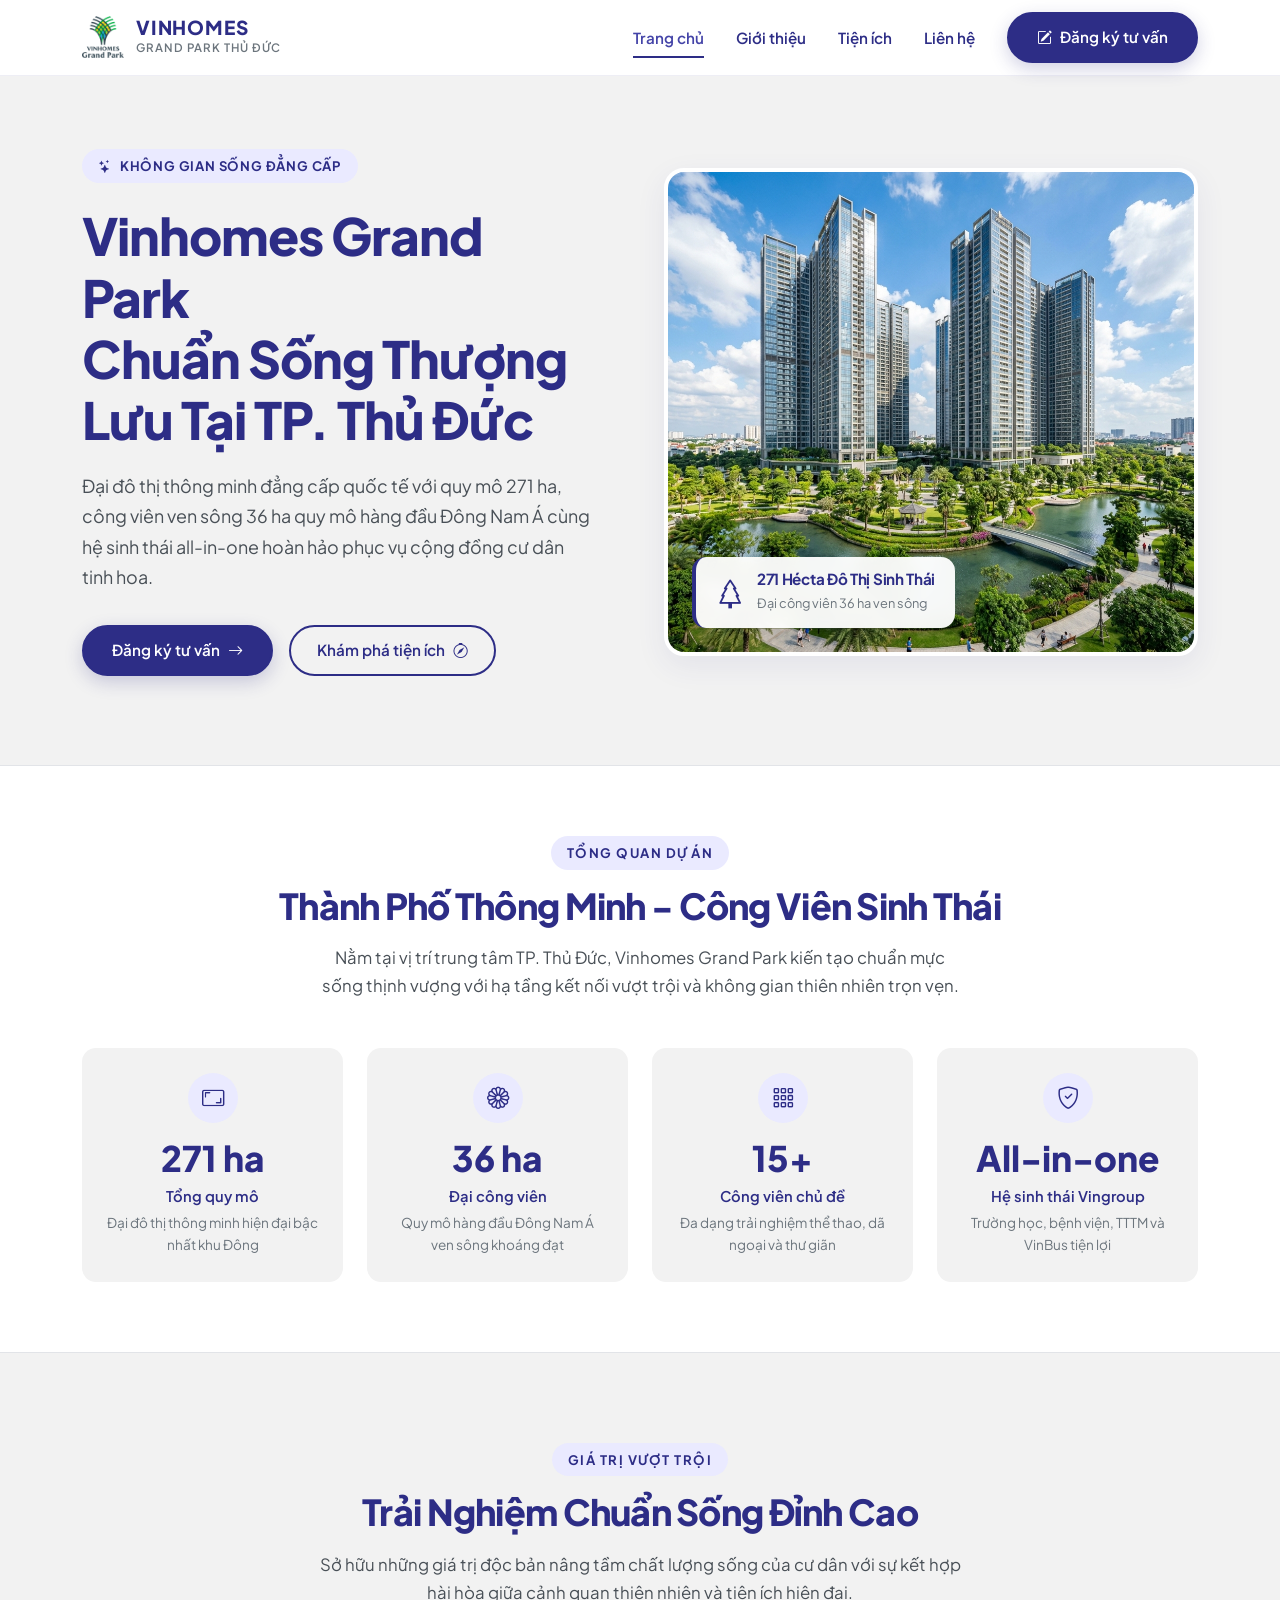
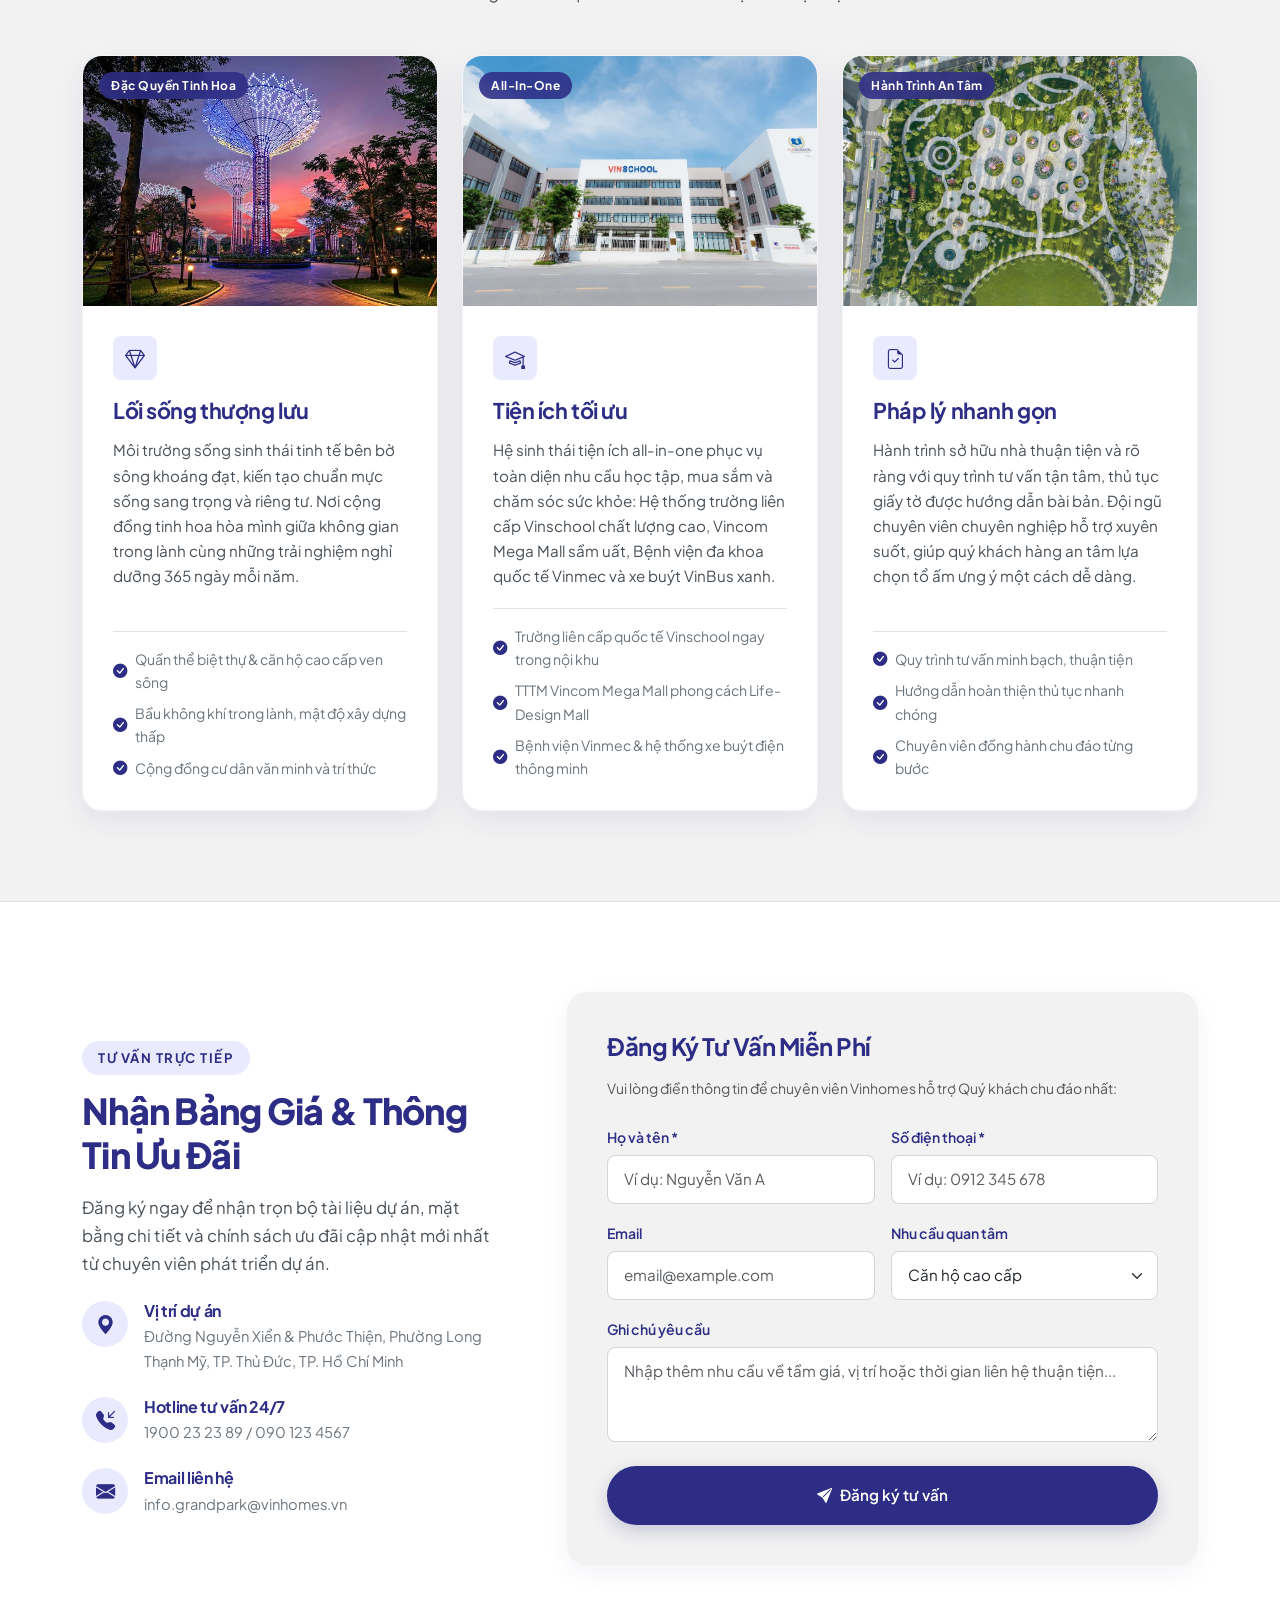
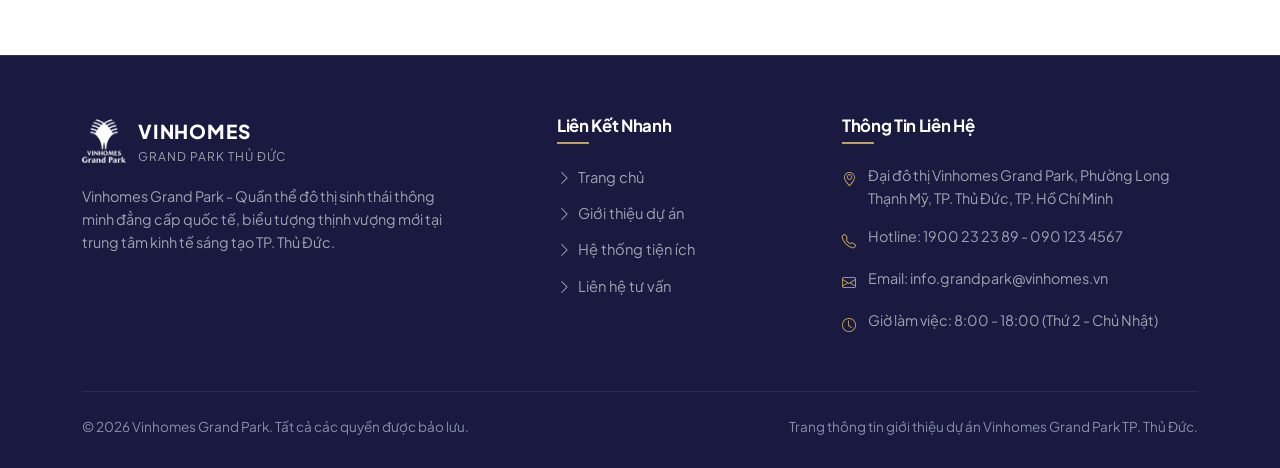
<file: index.html>
<!DOCTYPE html>
<html lang="vi">
<head>
  <meta charset="UTF-8">
  <meta name="viewport" content="width=device-width, initial-scale=1.0">
  <title>Vinhomes Grand Park - Không gian sống đẳng cấp tại TP. Thủ Đức</title>
  <meta name="description" content="Khám phá Vinhomes Grand Park tại TP. Thủ Đức - Đại đô thị thông minh đẳng cấp quốc tế, không gian sống sinh thái, tiện ích toàn diện.">

  <!-- Favicon -->
  <link rel="icon" type="image/png" href="images/logo-footer.png">

  <!-- Google Fonts: Plus Jakarta Sans -->
  <link rel="preconnect" href="https://fonts.googleapis.com">
  <link rel="preconnect" href="https://fonts.gstatic.com" crossorigin>
  <link href="https://fonts.googleapis.com/css2?family=Plus+Jakarta+Sans:wght@400;500;600;700;800&display=swap" rel="stylesheet">

  <!-- Bootstrap 5.3.3 CSS via CDN -->
  <link href="https://cdn.jsdelivr.net/npm/bootstrap@5.3.3/dist/css/bootstrap.min.css" rel="stylesheet">

  <!-- Bootstrap Icons via CDN -->
  <link rel="stylesheet" href="https://cdn.jsdelivr.net/npm/bootstrap-icons@1.11.3/font/bootstrap-icons.min.css">

  <!-- Custom Stylesheet -->
  <link rel="stylesheet" href="style.css">
</head>
<body>

  <!-- ==========================================================================
       Header / Navbar
       ========================================================================== -->
  <header class="site-header">
    <div class="container">
      <nav class="navbar navbar-expand-lg p-0">
        <!-- Brand / Logo -->
        <a class="navbar-brand" href="#hero">
          <img src="images/logo-footer.png" alt="Logo Vinhomes Grand Park" class="navbar-brand-logo">
          <div class="brand-text-wrap">
            <span class="brand-title">VINHOMES</span>
            <span class="brand-sub">Grand Park Thủ Đức</span>
          </div>
        </a>

        <!-- Mobile Toggler -->
        <button class="navbar-toggler" type="button" data-bs-toggle="collapse" data-bs-target="#navbarVinhomes" aria-controls="navbarVinhomes" aria-expanded="false" aria-label="Mở menu điều hướng">
          <span class="navbar-toggler-icon"></span>
        </button>

        <!-- Nav Links -->
        <div class="collapse navbar-collapse" id="navbarVinhomes">
          <ul class="navbar-nav ms-auto align-items-lg-center">
            <li class="nav-item">
              <a class="nav-link active" href="#hero">Trang chủ</a>
            </li>
            <li class="nav-item">
              <a class="nav-link" href="#gioi-thieu">Giới thiệu</a>
            </li>
            <li class="nav-item">
              <a class="nav-link" href="#tien-ich">Tiện ích</a>
            </li>
            <li class="nav-item">
              <a class="nav-link" href="#lien-he">Liên hệ</a>
            </li>
            <li class="nav-item ms-lg-3 mt-3 mt-lg-0">
              <a href="#lien-he" class="btn btn-vinhomes">
                <i class="bi bi-pencil-square"></i>
                <span>Đăng ký tư vấn</span>
              </a>
            </li>
          </ul>
        </div>
      </nav>
    </div>
  </header>

  <main>
    <!-- ==========================================================================
         Hero Section
         ========================================================================== -->
    <section id="hero" class="hero-section">
      <div class="container">
        <div class="row align-items-center g-5">
          <!-- Hero Text (Left on Desktop, Top on Mobile) -->
          <div class="col-lg-6 order-1">
            <div class="hero-content pe-lg-4">
              <div class="hero-tag">
                <i class="bi bi-stars"></i>
                <span>Không gian sống đẳng cấp</span>
              </div>
              <h1 class="hero-title">
                Vinhomes Grand Park <br>
                <span class="text-highlight">Chuẩn Sống Thượng Lưu</span> Tại TP. Thủ Đức
              </h1>
              <p class="hero-desc">
                Đại đô thị thông minh đẳng cấp quốc tế với quy mô 271 ha, công viên ven sông 36 ha quy mô hàng đầu Đông Nam Á cùng hệ sinh thái all-in-one hoàn hảo phục vụ cộng đồng cư dân tinh hoa.
              </p>
              <div class="d-flex flex-wrap gap-3">
                <a href="#lien-he" class="btn btn-vinhomes hero-cta-btn">
                  <span>Đăng ký tư vấn</span>
                  <i class="bi bi-arrow-right"></i>
                </a>
                <a href="#tien-ich" class="btn btn-vinhomes-outline">
                  <span>Khám phá tiện ích</span>
                  <i class="bi bi-compass"></i>
                </a>
              </div>
            </div>
          </div>

          <!-- Hero Visual (Right on Desktop, Below on Mobile) -->
          <div class="col-lg-6 order-2">
            <div class="hero-image-wrapper">
              <img src="images/hero.png" alt="Toàn cảnh đại đô thị Vinhomes Grand Park TP. Thủ Đức" class="hero-image img-fluid">
              <div class="hero-floating-badge">
                <i class="bi bi-tree"></i>
                <div class="badge-text">
                  <h6>271 Hécta Đô Thị Sinh Thái</h6>
                  <span>Đại công viên 36 ha ven sông</span>
                </div>
              </div>
            </div>
          </div>
        </div>
      </div>
    </section>

    <!-- ==========================================================================
         Giới thiệu Section (Overview & Key Metrics)
         ========================================================================== -->
    <section id="gioi-thieu" class="intro-section">
      <div class="container">
        <div class="row text-center mb-5">
          <div class="col-12">
            <span class="section-badge">Tổng quan dự án</span>
            <h2 class="section-title">Thành Phố Thông Minh - Công Viên Sinh Thái</h2>
            <p class="section-subtitle">
              Nằm tại vị trí trung tâm TP. Thủ Đức, Vinhomes Grand Park kiến tạo chuẩn mực sống thịnh vượng với hạ tầng kết nối vượt trội và không gian thiên nhiên trọn vẹn.
            </p>
          </div>
        </div>

        <div class="row g-4">
          <div class="col-6 col-md-3">
            <div class="stat-card text-center">
              <div class="stat-icon mx-auto">
                <i class="bi bi-aspect-ratio"></i>
              </div>
              <div class="stat-number">271 ha</div>
              <div class="stat-label">Tổng quy mô</div>
              <p class="stat-desc">Đại đô thị thông minh hiện đại bậc nhất khu Đông</p>
            </div>
          </div>

          <div class="col-6 col-md-3">
            <div class="stat-card text-center">
              <div class="stat-icon mx-auto">
                <i class="bi bi-flower1"></i>
              </div>
              <div class="stat-number">36 ha</div>
              <div class="stat-label">Đại công viên</div>
              <p class="stat-desc">Quy mô hàng đầu Đông Nam Á ven sông khoáng đạt</p>
            </div>
          </div>

          <div class="col-6 col-md-3">
            <div class="stat-card text-center">
              <div class="stat-icon mx-auto">
                <i class="bi bi-grid-3x3-gap"></i>
              </div>
              <div class="stat-number">15+</div>
              <div class="stat-label">Công viên chủ đề</div>
              <p class="stat-desc">Đa dạng trải nghiệm thể thao, dã ngoại và thư giãn</p>
            </div>
          </div>

          <div class="col-6 col-md-3">
            <div class="stat-card text-center">
              <div class="stat-icon mx-auto">
                <i class="bi bi-shield-check"></i>
              </div>
              <div class="stat-number">All-in-one</div>
              <div class="stat-label">Hệ sinh thái Vingroup</div>
              <p class="stat-desc">Trường học, bệnh viện, TTTM và VinBus tiện lợi</p>
            </div>
          </div>
        </div>
      </div>
    </section>

    <!-- ==========================================================================
         Features Section (EXACTLY 3 Feature Cards)
         ========================================================================== -->
    <section id="tien-ich" class="features-section">
      <div class="container">
        <div class="row text-center mb-5">
          <div class="col-12">
            <span class="section-badge">Giá trị vượt trội</span>
            <h2 class="section-title">Trải Nghiệm Chuẩn Sống Đỉnh Cao</h2>
            <p class="section-subtitle">
              Sở hữu những giá trị độc bản nâng tầm chất lượng sống của cư dân với sự kết hợp hài hòa giữa cảnh quan thiên nhiên và tiện ích hiện đại.
            </p>
          </div>
        </div>

        <div class="row g-4">
          <!-- Feature 1: Lối sống thượng lưu -->
          <div class="col-lg-4 col-md-6">
            <article class="feature-card">
              <div class="feature-image-box">
                <img src="images/hoanghon.jpg" alt="Hoàng hôn thơ mộng tại khu biệt thự Vinhomes Grand Park">
                <span class="feature-badge-corner">Đặc Quyền Tinh Hoa</span>
              </div>
              <div class="feature-body">
                <div class="feature-icon-wrapper">
                  <i class="bi bi-gem"></i>
                </div>
                <h3 class="feature-title">Lối sống thượng lưu</h3>
                <p class="feature-desc">
                  Môi trường sống sinh thái tinh tế bên bờ sông khoáng đạt, kiến tạo chuẩn mực sống sang trọng và riêng tư. Nơi cộng đồng tinh hoa hòa mình giữa không gian trong lành cùng những trải nghiệm nghỉ dưỡng 365 ngày mỗi năm.
                </p>
                <ul class="feature-highlight-list">
                  <li><i class="bi bi-check-circle-fill"></i> Quần thể biệt thự & căn hộ cao cấp ven sông</li>
                  <li><i class="bi bi-check-circle-fill"></i> Bầu không khí trong lành, mật độ xây dựng thấp</li>
                  <li><i class="bi bi-check-circle-fill"></i> Cộng đồng cư dân văn minh và trí thức</li>
                </ul>
              </div>
            </article>
          </div>

          <!-- Feature 2: Tiện ích tối ưu -->
          <div class="col-lg-4 col-md-6">
            <article class="feature-card">
              <div class="feature-image-box">
                <img src="images/vinschool.webp" alt="Hệ thống giáo dục liên cấp Vinschool tại Vinhomes Grand Park">
                <span class="feature-badge-corner">All-In-One</span>
              </div>
              <div class="feature-body">
                <div class="feature-icon-wrapper">
                  <i class="bi bi-mortarboard"></i>
                </div>
                <h3 class="feature-title">Tiện ích tối ưu</h3>
                <p class="feature-desc">
                  Hệ sinh thái tiện ích all-in-one phục vụ toàn diện nhu cầu học tập, mua sắm và chăm sóc sức khỏe: Hệ thống trường liên cấp Vinschool chất lượng cao, Vincom Mega Mall sầm uất, Bệnh viện đa khoa quốc tế Vinmec và xe buýt VinBus xanh.
                </p>
                <ul class="feature-highlight-list">
                  <li><i class="bi bi-check-circle-fill"></i> Trường liên cấp quốc tế Vinschool ngay trong nội khu</li>
                  <li><i class="bi bi-check-circle-fill"></i> TTTM Vincom Mega Mall phong cách Life-Design Mall</li>
                  <li><i class="bi bi-check-circle-fill"></i> Bệnh viện Vinmec & hệ thống xe buýt điện thông minh</li>
                </ul>
              </div>
            </article>
          </div>

          <!-- Feature 3: Pháp lý nhanh gọn -->
          <div class="col-lg-4 col-md-12">
            <article class="feature-card">
              <div class="feature-image-box">
                <img src="images/khonggianxanh.jpeg" alt="Không gian sống sinh thái trong lành tại đại đô thị">
                <span class="feature-badge-corner">Hành Trình An Tâm</span>
              </div>
              <div class="feature-body">
                <div class="feature-icon-wrapper">
                  <i class="bi bi-file-earmark-check"></i>
                </div>
                <h3 class="feature-title">Pháp lý nhanh gọn</h3>
                <p class="feature-desc">
                  Hành trình sở hữu nhà thuận tiện và rõ ràng với quy trình tư vấn tận tâm, thủ tục giấy tờ được hướng dẫn bài bản. Đội ngũ chuyên viên chuyên nghiệp hỗ trợ xuyên suốt, giúp quý khách hàng an tâm lựa chọn tổ ấm ưng ý một cách dễ dàng.
                </p>
                <ul class="feature-highlight-list">
                  <li><i class="bi bi-check-circle-fill"></i> Quy trình tư vấn minh bạch, thuận tiện</li>
                  <li><i class="bi bi-check-circle-fill"></i> Hướng dẫn hoàn thiện thủ tục nhanh chóng</li>
                  <li><i class="bi bi-check-circle-fill"></i> Chuyên viên đồng hành chu đáo từng bước</li>
                </ul>
              </div>
            </article>
          </div>
        </div>
      </div>
    </section>

    <!-- ==========================================================================
         Contact & Consultation Section
         ========================================================================== -->
    <section id="lien-he" class="contact-section">
      <div class="container">
        <div class="row g-5 align-items-center">
          <!-- Contact Info Left Column -->
          <div class="col-lg-5">
            <div class="pe-lg-3">
              <span class="section-badge">Tư vấn trực tiếp</span>
              <h2 class="section-title">Nhận Bảng Giá & Thông Tin Ưu Đãi</h2>
              <p class="section-subtitle ms-0 mb-4">
                Đăng ký ngay để nhận trọn bộ tài liệu dự án, mặt bằng chi tiết và chính sách ưu đãi cập nhật mới nhất từ chuyên viên phát triển dự án.
              </p>

              <div class="contact-info-box">
                <div class="contact-info-icon">
                  <i class="bi bi-geo-alt-fill"></i>
                </div>
                <div class="contact-info-text">
                  <h6>Vị trí dự án</h6>
                  <p>Đường Nguyễn Xiển & Phước Thiện, Phường Long Thạnh Mỹ, TP. Thủ Đức, TP. Hồ Chí Minh</p>
                </div>
              </div>

              <div class="contact-info-box">
                <div class="contact-info-icon">
                  <i class="bi bi-telephone-inbound-fill"></i>
                </div>
                <div class="contact-info-text">
                  <h6>Hotline tư vấn 24/7</h6>
                  <p>1900 23 23 89 / 090 123 4567</p>
                </div>
              </div>

              <div class="contact-info-box mb-0">
                <div class="contact-info-icon">
                  <i class="bi bi-envelope-fill"></i>
                </div>
                <div class="contact-info-text">
                  <h6>Email liên hệ</h6>
                  <p>info.grandpark@vinhomes.vn</p>
                </div>
              </div>
            </div>
          </div>

          <!-- Contact Form Right Column -->
          <div class="col-lg-7">
            <div class="contact-card">
              <h3 class="h4 fw-bold mb-3" style="color: var(--color-primary);">Đăng Ký Tư Vấn Miễn Phí</h3>
              <p class="text-muted small mb-4">Vui lòng điền thông tin để chuyên viên Vinhomes hỗ trợ Quý khách chu đáo nhất:</p>

              <form id="contactForm" novalidate>
                <div class="row g-3">
                  <div class="col-md-6">
                    <label for="fullName" class="form-label">Họ và tên *</label>
                    <input type="text" class="form-control" id="fullName" placeholder="Ví dụ: Nguyễn Văn A" required>
                  </div>
                  <div class="col-md-6">
                    <label for="phoneNumber" class="form-label">Số điện thoại *</label>
                    <input type="tel" class="form-control" id="phoneNumber" placeholder="Ví dụ: 0912 345 678" required>
                  </div>
                  <div class="col-md-6">
                    <label for="emailAddress" class="form-label">Email</label>
                    <input type="email" class="form-control" id="emailAddress" placeholder="email@example.com">
                  </div>
                  <div class="col-md-6">
                    <label for="propertyType" class="form-label">Nhu cầu quan tâm</label>
                    <select class="form-select" id="propertyType">
                      <option value="apartment" selected>Căn hộ cao cấp</option>
                      <option value="villa">Biệt thự The Manhattan / Glory Heights</option>
                      <option value="shophouse">Nhà phố thương mại (Shophouse)</option>
                      <option value="other">Tư vấn đầu tư & cho thuê</option>
                    </select>
                  </div>
                  <div class="col-12">
                    <label for="customerNote" class="form-label">Ghi chú yêu cầu</label>
                    <textarea class="form-control" id="customerNote" rows="3" placeholder="Nhập thêm nhu cầu về tầm giá, vị trí hoặc thời gian liên hệ thuận tiện..."></textarea>
                  </div>
                  <div class="col-12 mt-4">
                    <button type="submit" class="btn btn-vinhomes w-100 py-3">
                      <i class="bi bi-send-fill"></i>
                      <span>Đăng ký tư vấn</span>
                    </button>
                  </div>
                </div>
              </form>
            </div>
          </div>
        </div>
      </div>
    </section>
  </main>

  <!-- ==========================================================================
       Footer
       ========================================================================== -->
  <footer class="site-footer">
    <div class="container">
      <div class="row g-4">
        <!-- Footer Column 1: Brand & Overview -->
        <div class="col-lg-5 col-md-6">
          <div class="footer-brand">
            <img src="images/logo-footer.png" alt="Logo Vinhomes" class="footer-logo">
            <div>
              <span class="footer-brand-title">VINHOMES</span>
              <div class="footer-brand-sub">Grand Park Thủ Đức</div>
            </div>
          </div>
          <p class="footer-desc">
            Vinhomes Grand Park - Quần thể đô thị sinh thái thông minh đẳng cấp quốc tế, biểu tượng thịnh vượng mới tại trung tâm kinh tế sáng tạo TP. Thủ Đức.
          </p>
        </div>

        <!-- Footer Column 2: Navigation Links -->
        <div class="col-lg-3 col-md-6">
          <h4 class="footer-heading">Liên Kết Nhanh</h4>
          <ul class="footer-links">
            <li><a href="#hero"><i class="bi bi-chevron-right"></i> Trang chủ</a></li>
            <li><a href="#gioi-thieu"><i class="bi bi-chevron-right"></i> Giới thiệu dự án</a></li>
            <li><a href="#tien-ich"><i class="bi bi-chevron-right"></i> Hệ thống tiện ích</a></li>
            <li><a href="#lien-he"><i class="bi bi-chevron-right"></i> Liên hệ tư vấn</a></li>
          </ul>
        </div>

        <!-- Footer Column 3: Contact Info -->
        <div class="col-lg-4 col-md-12">
          <h4 class="footer-heading">Thông Tin Liên Hệ</h4>
          <div class="footer-contact-item">
            <i class="bi bi-geo-alt"></i>
            <span>Đại đô thị Vinhomes Grand Park, Phường Long Thạnh Mỹ, TP. Thủ Đức, TP. Hồ Chí Minh</span>
          </div>
          <div class="footer-contact-item">
            <i class="bi bi-telephone"></i>
            <span>Hotline: 1900 23 23 89 - 090 123 4567</span>
          </div>
          <div class="footer-contact-item">
            <i class="bi bi-envelope"></i>
            <span>Email: info.grandpark@vinhomes.vn</span>
          </div>
          <div class="footer-contact-item">
            <i class="bi bi-clock"></i>
            <span>Giờ làm việc: 8:00 - 18:00 (Thứ 2 - Chủ Nhật)</span>
          </div>
        </div>
      </div>

      <!-- Footer Bottom -->
      <div class="footer-bottom d-flex flex-column flex-md-row justify-content-between align-items-center gap-2 text-center text-md-start">
        <div>
          &copy; 2026 Vinhomes Grand Park. Tất cả các quyền được bảo lưu.
        </div>
        <div>
          Trang thông tin giới thiệu dự án Vinhomes Grand Park TP. Thủ Đức.
        </div>
      </div>
    </div>
  </footer>

  <!-- ==========================================================================
       Modal Popup: Thông Báo Đăng Ký Tư Vấn Thành Công
       ========================================================================== -->
  <div class="modal fade" id="consultationSuccessModal" tabindex="-1" aria-labelledby="consultationSuccessModalLabel" aria-hidden="true">
    <div class="modal-dialog modal-dialog-centered">
      <div class="modal-content custom-popup-modal text-center p-4">
        <div class="modal-header border-0 pb-0 justify-content-end">
          <button type="button" class="btn-close" data-bs-dismiss="modal" aria-label="Đóng"></button>
        </div>
        <div class="modal-body px-sm-4 pt-0 pb-3">
          <div class="popup-icon-wrapper mb-3">
            <img src="images/like icon.png" alt="Like Icon" class="popup-like-icon">
          </div>
          <h4 class="modal-title fw-bold mb-3" id="consultationSuccessModalLabel" style="color: var(--color-primary);">Đăng Ký Tư Vấn Thành Công!</h4>
          <p class="popup-message mb-4">
            Email đã được gửi cho admin. Chúng tôi sẽ liên hệ bạn trong thời gian sớm nhất.
          </p>
          <div class="d-flex justify-content-center">
            <button type="button" class="btn btn-vinhomes px-5 py-2" data-bs-dismiss="modal">
              <i class="bi bi-check-lg"></i>
              <span>Xác nhận</span>
            </button>
          </div>
        </div>
      </div>
    </div>
  </div>

  <!-- Bootstrap 5.3.3 JS Bundle via CDN -->
  <script src="https://cdn.jsdelivr.net/npm/bootstrap@5.3.3/dist/js/bootstrap.bundle.min.js"></script>

  <!-- Custom JavaScript -->
  <script src="script.js"></script>
</body>
</html>
</file>
<file: style.css>
/* ==========================================================================
   Vinhomes Grand Park Landing Page Stylesheet
   Color Palette:
   - Primary Background: #f2f2f2
   - Primary Text / Accent: #2d2d86
   - Surface Color: #ffffff
   ========================================================================== */

:root {
  --bg-primary: #f2f2f2;
  --color-primary: #2d2d86;
  --color-primary-dark: #1e1e5e;
  --color-primary-light: #4444a8;
  --color-primary-subtle: #eaeaff;
  --surface-white: #ffffff;
  --text-main: #2d2d86;
  --text-body: #495057;
  --text-muted: #6c757d;
  --border-subtle: #e2e4e8;
  --radius-sm: 8px;
  --radius-md: 14px;
  --radius-lg: 20px;
  --radius-full: 9999px;
  --shadow-subtle: 0 8px 24px rgba(45, 45, 134, 0.06);
  --shadow-card: 0 10px 30px rgba(45, 45, 134, 0.08);
  --shadow-hover: 0 16px 36px rgba(45, 45, 134, 0.14);
  --transition: all 0.3s cubic-bezier(0.16, 1, 0.3, 1);
}

* {
  box-sizing: border-box;
}

html {
  scroll-behavior: smooth;
  scroll-padding-top: 80px;
}

body {
  font-family: 'Plus Jakarta Sans', system-ui, -apple-system, BlinkMacSystemFont, 'Segoe UI', Roboto, sans-serif;
  background-color: var(--bg-primary);
  color: var(--text-body);
  line-height: 1.65;
  font-size: 16px;
  overflow-x: hidden;
}

/* Typography */
h1, h2, h3, h4, h5, h6 {
  color: var(--text-main);
  font-weight: 700;
  letter-spacing: -0.02em;
}

p {
  color: var(--text-body);
  margin-bottom: 1rem;
}

a {
  text-decoration: none;
  color: inherit;
  transition: var(--transition);
}

/* Header & Navbar */
.site-header {
  position: fixed;
  top: 0;
  left: 0;
  right: 0;
  background-color: rgba(255, 255, 255, 0.95);
  backdrop-filter: blur(10px);
  -webkit-backdrop-filter: blur(10px);
  border-bottom: 1px solid rgba(45, 45, 134, 0.08);
  z-index: 1030;
  transition: var(--transition);
  padding: 12px 0;
}

.site-header.scrolled {
  padding: 8px 0;
  background-color: rgba(255, 255, 255, 0.98);
  box-shadow: 0 4px 20px rgba(45, 45, 134, 0.08);
}

.navbar-brand {
  display: flex;
  align-items: center;
  gap: 12px;
  padding: 0;
}

.navbar-brand-logo {
  height: 42px;
  width: auto;
  object-fit: contain;
}

.brand-text-wrap {
  display: flex;
  flex-direction: column;
}

.brand-title {
  font-weight: 800;
  font-size: 1.2rem;
  letter-spacing: 0.8px;
  color: var(--color-primary);
  line-height: 1.1;
  text-transform: uppercase;
}

.brand-sub {
  font-size: 0.72rem;
  color: var(--text-muted);
  font-weight: 600;
  letter-spacing: 1px;
  text-transform: uppercase;
}

.nav-link {
  font-weight: 600;
  font-size: 0.95rem;
  color: var(--text-main) !important;
  padding: 8px 16px !important;
  transition: var(--transition);
  position: relative;
}

.nav-link::after {
  content: '';
  position: absolute;
  bottom: 0;
  left: 16px;
  width: 0;
  height: 2px;
  background-color: var(--color-primary);
  transition: var(--transition);
}

.nav-link:hover::after,
.nav-link.active::after {
  width: calc(100% - 32px);
}

.nav-link:hover,
.nav-link.active {
  color: var(--color-primary-light) !important;
}

.navbar-toggler {
  border: 1px solid var(--color-primary);
  padding: 6px 10px;
}

.navbar-toggler:focus {
  box-shadow: 0 0 0 3px rgba(45, 45, 134, 0.2);
}

.navbar-toggler-icon {
  background-image: url("data:image/svg+xml,%3csvg xmlns='http://www.w3.org/2000/svg' viewBox='0 0 30 30'%3e%3cpath stroke='%232d2d86' stroke-linecap='round' stroke-miterlimit='10' stroke-width='2' d='M4 7h22M4 15h22M4 23h22'/%3e%3c/svg%3e");
}

/* Common Section Styling */
section {
  padding: 80px 0;
}

.section-badge {
  display: inline-block;
  font-size: 0.82rem;
  font-weight: 700;
  text-transform: uppercase;
  letter-spacing: 1.5px;
  color: var(--color-primary);
  background-color: var(--color-primary-subtle);
  padding: 6px 16px;
  border-radius: var(--radius-full);
  margin-bottom: 14px;
}

.section-title {
  font-size: clamp(1.8rem, 2.8vw, 2.4rem);
  font-weight: 800;
  color: var(--text-main);
  margin-bottom: 16px;
  line-height: 1.25;
}

.section-subtitle {
  font-size: 1.05rem;
  color: var(--text-body);
  max-width: 650px;
  margin: 0 auto;
}

/* Custom Buttons */
.btn-vinhomes {
  background-color: var(--color-primary);
  color: #ffffff !important;
  font-weight: 600;
  font-size: 0.95rem;
  padding: 12px 28px;
  border-radius: var(--radius-full);
  border: 2px solid var(--color-primary);
  display: inline-flex;
  align-items: center;
  justify-content: center;
  gap: 8px;
  transition: var(--transition);
  cursor: pointer;
  box-shadow: 0 6px 18px rgba(45, 45, 134, 0.22);
}

.btn-vinhomes:hover {
  background-color: var(--color-primary-dark);
  border-color: var(--color-primary-dark);
  transform: translateY(-2px);
  box-shadow: 0 10px 24px rgba(45, 45, 134, 0.32);
}

.btn-vinhomes-outline {
  background-color: transparent;
  color: var(--color-primary) !important;
  font-weight: 600;
  font-size: 0.95rem;
  padding: 12px 26px;
  border-radius: var(--radius-full);
  border: 2px solid var(--color-primary);
  display: inline-flex;
  align-items: center;
  justify-content: center;
  gap: 8px;
  transition: var(--transition);
  cursor: pointer;
}

.btn-vinhomes-outline:hover {
  background-color: var(--color-primary);
  color: #ffffff !important;
  transform: translateY(-2px);
  box-shadow: 0 8px 20px rgba(45, 45, 134, 0.16);
}

/* Hero Section */
.hero-section {
  padding-top: 140px;
  padding-bottom: 80px;
  min-height: 85vh;
  display: flex;
  align-items: center;
  position: relative;
}

.hero-tag {
  display: inline-flex;
  align-items: center;
  gap: 8px;
  padding: 6px 16px;
  background-color: var(--color-primary-subtle);
  color: var(--color-primary);
  border-radius: var(--radius-full);
  font-size: 0.82rem;
  font-weight: 700;
  letter-spacing: 0.8px;
  text-transform: uppercase;
  margin-bottom: 22px;
}

.hero-title {
  font-size: clamp(2.2rem, 4vw, 3.4rem);
  font-weight: 800;
  line-height: 1.2;
  color: var(--text-main);
  margin-bottom: 20px;
}

.hero-title .text-highlight {
  color: var(--color-primary);
  position: relative;
}

.hero-desc {
  font-size: 1.12rem;
  color: var(--text-body);
  margin-bottom: 32px;
  max-width: 540px;
  line-height: 1.7;
}

.hero-image-wrapper {
  position: relative;
  border-radius: var(--radius-lg);
  overflow: hidden;
  box-shadow: var(--shadow-card);
  background-color: var(--surface-white);
  border: 4px solid var(--surface-white);
  transition: var(--transition);
}

.hero-image-wrapper:hover {
  box-shadow: var(--shadow-hover);
}

.hero-image {
  width: 100%;
  height: 480px;
  object-fit: cover;
  display: block;
  transition: transform 0.6s ease;
}

.hero-image-wrapper:hover .hero-image {
  transform: scale(1.02);
}

.hero-floating-badge {
  position: absolute;
  bottom: 24px;
  left: 24px;
  background-color: rgba(255, 255, 255, 0.95);
  backdrop-filter: blur(8px);
  -webkit-backdrop-filter: blur(8px);
  padding: 12px 20px;
  border-radius: var(--radius-md);
  box-shadow: 0 8px 20px rgba(0, 0, 0, 0.1);
  display: flex;
  align-items: center;
  gap: 12px;
  border-left: 4px solid var(--color-primary);
}

.hero-floating-badge i {
  font-size: 1.8rem;
  color: var(--color-primary);
}

.hero-floating-badge .badge-text h6 {
  margin: 0;
  font-size: 0.95rem;
  font-weight: 700;
}

.hero-floating-badge .badge-text span {
  font-size: 0.8rem;
  color: var(--text-muted);
}

/* Quick Stats Section (Giới thiệu) */
.intro-section {
  background-color: var(--surface-white);
  border-top: 1px solid var(--border-subtle);
  border-bottom: 1px solid var(--border-subtle);
  padding: 70px 0;
}

.stat-card {
  padding: 24px;
  border-radius: var(--radius-md);
  background-color: var(--bg-primary);
  transition: var(--transition);
  height: 100%;
  border: 1px solid transparent;
}

.stat-card:hover {
  border-color: var(--color-primary-subtle);
  background-color: var(--surface-white);
  transform: translateY(-4px);
  box-shadow: var(--shadow-subtle);
}

.stat-icon {
  width: 50px;
  height: 50px;
  border-radius: 50%;
  background-color: var(--color-primary-subtle);
  color: var(--color-primary);
  display: flex;
  align-items: center;
  justify-content: center;
  font-size: 1.4rem;
  margin-bottom: 16px;
}

.stat-number {
  font-size: 2.2rem;
  font-weight: 800;
  color: var(--color-primary);
  line-height: 1.1;
  margin-bottom: 6px;
}

.stat-label {
  font-size: 0.92rem;
  font-weight: 600;
  color: var(--text-main);
  margin-bottom: 4px;
}

.stat-desc {
  font-size: 0.85rem;
  color: var(--text-muted);
  margin-bottom: 0;
}

/* Features Section (3 Cards) */
.features-section {
  padding: 90px 0;
}

.feature-card {
  background-color: var(--surface-white);
  border-radius: var(--radius-lg);
  overflow: hidden;
  box-shadow: var(--shadow-card);
  transition: var(--transition);
  height: 100%;
  display: flex;
  flex-direction: column;
  border: 1px solid rgba(45, 45, 134, 0.05);
}

.feature-card:hover {
  transform: translateY(-6px);
  box-shadow: var(--shadow-hover);
}

.feature-image-box {
  position: relative;
  height: 250px;
  overflow: hidden;
  background-color: #e9ecef;
}

.feature-image-box img {
  width: 100%;
  height: 100%;
  object-fit: cover;
  transition: transform 0.6s ease;
}

.feature-card:hover .feature-image-box img {
  transform: scale(1.06);
}

.feature-badge-corner {
  position: absolute;
  top: 16px;
  left: 16px;
  background-color: rgba(45, 45, 134, 0.88);
  backdrop-filter: blur(4px);
  -webkit-backdrop-filter: blur(4px);
  color: #ffffff;
  font-size: 0.75rem;
  font-weight: 700;
  padding: 4px 12px;
  border-radius: var(--radius-full);
  letter-spacing: 0.5px;
}

.feature-body {
  padding: 30px;
  display: flex;
  flex-direction: column;
  flex-grow: 1;
}

.feature-icon-wrapper {
  width: 44px;
  height: 44px;
  border-radius: var(--radius-sm);
  background-color: var(--color-primary-subtle);
  color: var(--color-primary);
  display: flex;
  align-items: center;
  justify-content: center;
  font-size: 1.25rem;
  margin-bottom: 18px;
}

.feature-title {
  font-size: 1.35rem;
  font-weight: 700;
  color: var(--text-main);
  margin-bottom: 14px;
}

.feature-desc {
  font-size: 0.95rem;
  color: var(--text-body);
  line-height: 1.65;
  margin-bottom: 20px;
  flex-grow: 1;
}

.feature-highlight-list {
  list-style: none;
  padding: 0;
  margin: 0;
  border-top: 1px solid var(--border-subtle);
  padding-top: 16px;
}

.feature-highlight-list li {
  font-size: 0.88rem;
  color: var(--text-muted);
  display: flex;
  align-items: center;
  gap: 8px;
  margin-bottom: 8px;
}

.feature-highlight-list li:last-child {
  margin-bottom: 0;
}

.feature-highlight-list li i {
  color: var(--color-primary);
  font-size: 0.9rem;
}

/* Contact / Lead Registration Section */
.contact-section {
  background-color: var(--surface-white);
  border-top: 1px solid var(--border-subtle);
  padding: 90px 0;
}

.contact-card {
  background-color: var(--bg-primary);
  border-radius: var(--radius-lg);
  padding: 40px;
  box-shadow: var(--shadow-subtle);
}

.form-control, .form-select {
  border: 1px solid #d2d6dc;
  border-radius: var(--radius-sm);
  padding: 12px 16px;
  font-size: 0.95rem;
  transition: var(--transition);
  background-color: #ffffff;
}

.form-control:focus, .form-select:focus {
  border-color: var(--color-primary);
  box-shadow: 0 0 0 3px rgba(45, 45, 134, 0.15);
  outline: none;
}

.form-label {
  font-weight: 600;
  font-size: 0.88rem;
  color: var(--text-main);
  margin-bottom: 6px;
}

.contact-info-box {
  display: flex;
  gap: 16px;
  margin-bottom: 24px;
}

.contact-info-icon {
  width: 46px;
  height: 46px;
  border-radius: 50%;
  background-color: var(--color-primary-subtle);
  color: var(--color-primary);
  display: flex;
  align-items: center;
  justify-content: center;
  font-size: 1.2rem;
  flex-shrink: 0;
}

.contact-info-text h6 {
  font-size: 1rem;
  font-weight: 700;
  margin-bottom: 4px;
}

.contact-info-text p {
  font-size: 0.92rem;
  color: var(--text-muted);
  margin-bottom: 0;
}

/* Footer */
.site-footer {
  background-color: #1a1a40;
  color: #d1d5db;
  padding: 60px 0 30px;
  border-top: 1px solid rgba(255, 255, 255, 0.1);
}

.footer-brand {
  display: flex;
  align-items: center;
  gap: 12px;
  margin-bottom: 18px;
}

.footer-logo {
  height: 44px;
  width: auto;
  filter: brightness(0) invert(1);
}

.footer-brand-title {
  color: #ffffff;
  font-weight: 800;
  font-size: 1.2rem;
  letter-spacing: 0.8px;
}

.footer-brand-sub {
  color: #9ca3af;
  font-size: 0.75rem;
  text-transform: uppercase;
  letter-spacing: 1px;
}

.footer-desc {
  font-size: 0.9rem;
  color: #9ca3af;
  line-height: 1.6;
  max-width: 360px;
}

.footer-heading {
  color: #ffffff;
  font-size: 1.05rem;
  font-weight: 700;
  margin-bottom: 20px;
  position: relative;
  padding-bottom: 8px;
}

.footer-heading::after {
  content: '';
  position: absolute;
  bottom: 0;
  left: 0;
  width: 32px;
  height: 2px;
  background-color: #bfa15f;
}

.footer-links {
  list-style: none;
  padding: 0;
  margin: 0;
}

.footer-links li {
  margin-bottom: 10px;
}

.footer-links a {
  color: #9ca3af;
  font-size: 0.92rem;
  display: inline-flex;
  align-items: center;
  gap: 6px;
}

.footer-links a:hover {
  color: #ffffff;
  transform: translateX(4px);
}

.footer-contact-item {
  display: flex;
  align-items: flex-start;
  gap: 12px;
  margin-bottom: 14px;
  font-size: 0.9rem;
  color: #9ca3af;
}

.footer-contact-item i {
  color: #bfa15f;
  margin-top: 4px;
}

.footer-bottom {
  margin-top: 40px;
  padding-top: 24px;
  border-top: 1px solid rgba(255, 255, 255, 0.08);
  font-size: 0.85rem;
  color: #888ea8;
}

/* Consultation Success Popup Modal */
.custom-popup-modal {
  border-radius: 24px;
  border: none;
  background-color: var(--surface-white);
  box-shadow: 0 25px 60px rgba(45, 45, 134, 0.25);
  overflow: hidden;
}

.popup-icon-wrapper {
  display: inline-flex;
  align-items: center;
  justify-content: center;
  width: 96px;
  height: 96px;
  background-color: #f0f3ff;
  border-radius: 50%;
  margin: 0 auto;
}

.popup-like-icon {
  width: 68px;
  height: 68px;
  object-fit: contain;
  display: block;
  animation: popScale 0.5s cubic-bezier(0.175, 0.885, 0.32, 1.275);
}

@keyframes popScale {
  0% {
    transform: scale(0.3);
    opacity: 0;
  }
  70% {
    transform: scale(1.15);
  }
  100% {
    transform: scale(1);
    opacity: 1;
  }
}

.popup-message {
  font-size: 1.05rem;
  color: var(--text-body);
  line-height: 1.6;
  max-width: 420px;
  margin-left: auto;
  margin-right: auto;
}

/* Responsive Media Queries */
@media (max-width: 991.98px) {
  .hero-section {
    padding-top: 120px;
    padding-bottom: 60px;
    text-align: center;
  }

  .hero-desc {
    margin-left: auto;
    margin-right: auto;
  }

  .hero-image {
    height: 380px;
  }

  .hero-floating-badge {
    bottom: 16px;
    left: 16px;
    padding: 10px 16px;
  }

  .navbar-collapse {
    background-color: var(--surface-white);
    padding: 20px;
    border-radius: var(--radius-md);
    margin-top: 12px;
    box-shadow: var(--shadow-card);
  }

  .nav-link::after {
    display: none;
  }
}

@media (max-width: 575.98px) {
  .hero-section {
    padding-top: 105px;
    padding-bottom: 45px;
  }

  .hero-title {
    font-size: 1.85rem;
  }

  .hero-desc {
    font-size: 1rem;
  }

  .hero-image {
    height: 280px;
  }

  .contact-card {
    padding: 24px 18px;
  }

  .btn-vinhomes {
    width: 100%;
  }
}
</file>
